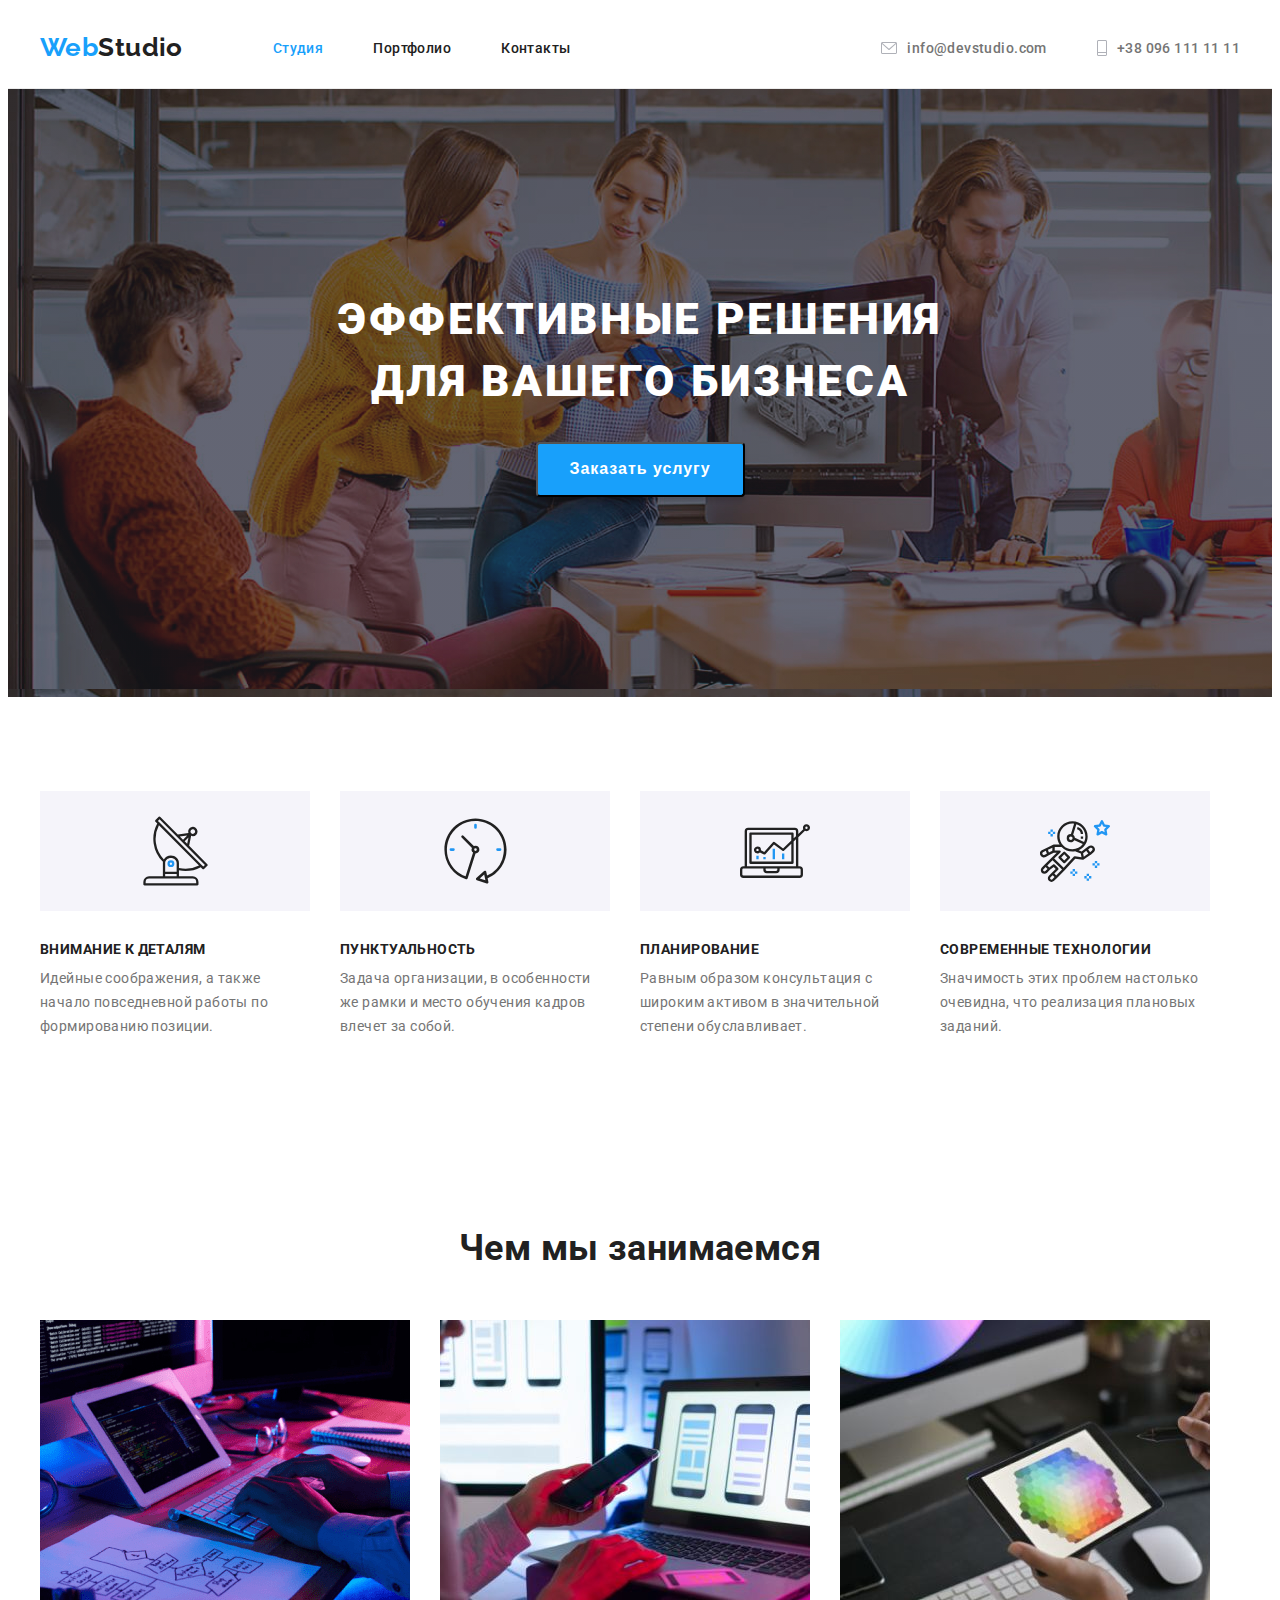
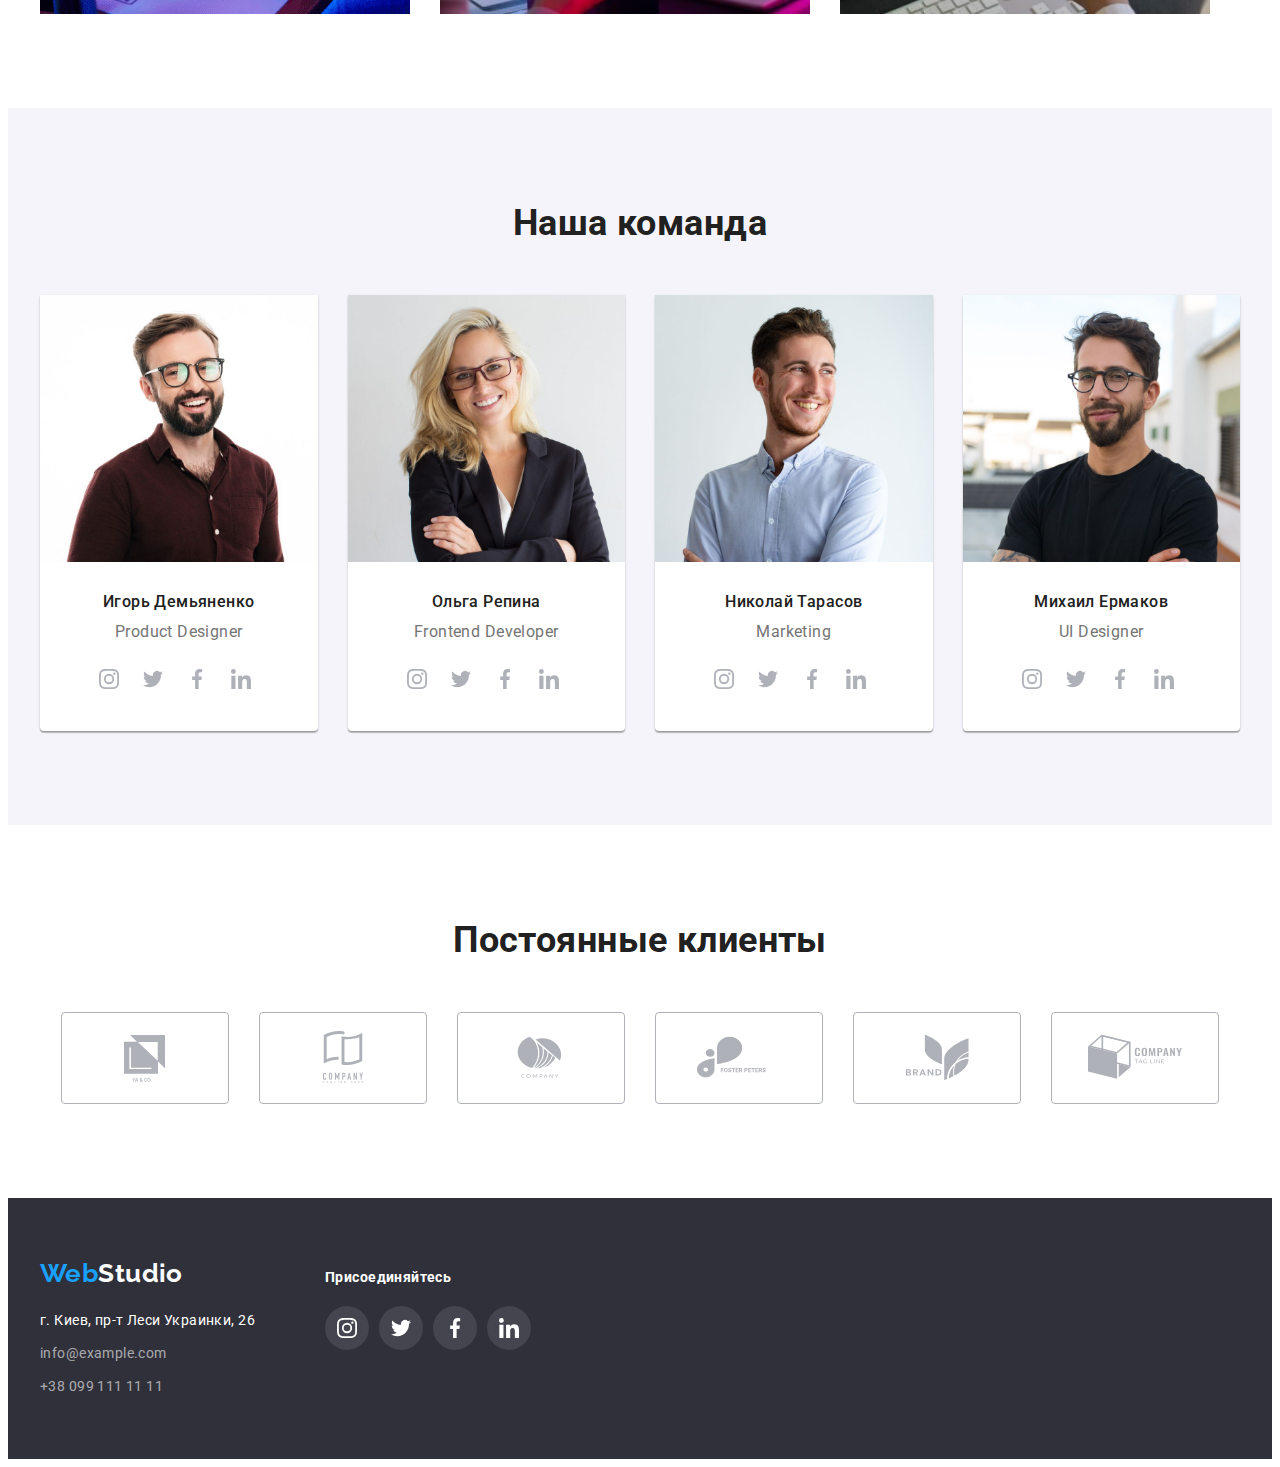
<file: index.html>
<!DOCTYPE html>
<html lang="en">
  <head>
    <meta charset="UTF-8" />
    <meta http-equiv="X-UA-Compatible" content="IE=edge" />
    <meta name="viewport" content="width=device-width, initial-scale=1.0" />
    <title>Document</title>
    <link rel="preconnect" href="https://fonts.gstatic.com" />
    <link
      rel="stylesheet"
      href="https://cdnjs.cloudflare.com/ajax/libs/modern-normalize/1.0.0/modern-normalize.min.css"
      integrity="sha512-ISS7cAi1PEhQ8jnbJpJZMd29NlhNj4AWYyLOSp2CE/CsHxTCu+r+t0D2yoJudVrd0/8fTVPUVDzY5Tvli75u/g=="
      crossorigin="anonymous"
      referrerpolicy="no-referrer"
    />
    <link
      href="https://fonts.googleapis.com/css2?family=Raleway:wght@700&family=Roboto:wght@400;500;700;900&display=swap"
      rel="stylesheet"
    />
    <link rel="stylesheet" href="./css/styles.css" />
  </head>
  <body>
    <!--Верхняя линия-->
    <header class="header">
      <div class="container flex-container">
        <a href="" class="header-logo link"
          ><span class="header-list-logo-part">Web</span>Studio</a
        >
        <nav class="nav">
          <ul class="nav-list">
            <li class="nav-list-item">
              <a href="./index.html" class="nav-list-link current link"
                >Студия</a
              >
            </li>
            <li class="nav-list-item">
              <a href="./portfolio.html" class="nav-list-link link"
                >Портфолио</a
              >
            </li>
            <li class="nav-list-item">
              <a href="" class="nav-list-link link">Контакты</a>
            </li>
          </ul>
        </nav>
        <ul class="auth-list">
          <li class="auth-list-item">
            <a href="mailto:info@devstudio.com" class="auth-list-link link">
              <svg class="auth-list-icon mail">
                <use href="./Images/sprite.svg#mail"></use>
              </svg>
              info@devstudio.com</a
            >
          </li>
          <li class="auth-list-item">
            <a href="tel:380961111111" class="auth-list-link link">
              <svg class="auth-list-icon phone">
                <use href="./Images/sprite.svg#phone"></use>
              </svg>
              +38 096 111 11 11</a
            >
          </li>
        </ul>
      </div>
    </header>
    <!-- Main  part -->
    <main>
      <!--Шапка/Герой-->
      <section class="hero">
        <div class="container">
          <h1 class="hero-title">
            Эффективные решения <br />для вашего бизнеса
          </h1>
          <button type="button" class="hero-button">Заказать услугу</button>
        </div>
      </section>
      <!--Особенности-->
      <section class="section">
        <h2 class="title-hide">Наши особенности</h2>

        <div class="container">
          <ul class="features-list">
            <li class="features-list-item">
              <div class="icon">
                <svg class="button-icon features1">
                  <use href="./Images/sprite.svg#features1"></use>
                </svg>
              </div>
              <h3 class="features-list-title">Внимание к деталям</h3>
              <p class="features-list-text">
                Идейные соображения, а также начало повседневной работы по
                формированию позиции.
              </p>
            </li>
            <li class="features-list-item">
              <div class="icon">
                <svg class="button-icon features2">
                  <use href="./Images/sprite.svg#features2"></use>
                </svg>
              </div>
              <h3 class="features-list-title">Пунктуальность</h3>
              <p class="features-list-text">
                Задача организации, в особенности же рамки и место обучения
                кадров влечет за собой.
              </p>
            </li>
            <li class="features-list-item">
              <div class="icon">
                <svg class="button-icon features3">
                  <use href="./Images/sprite.svg#features3"></use>
                </svg>
              </div>
              <h3 class="features-list-title">Планирование</h3>
              <p class="features-list-text">
                Равным образом консультация с широким активом в значительной
                степени обуславливает.
              </p>
            </li>
            <li class="features-list-item">
              <div class="icon">
                <svg class="button-icon features4">
                  <use href="./Images/sprite.svg#features4"></use>
                </svg>
              </div>
              <h3 class="features-list-title">Современные технологии</h3>
              <p class="features-list-text">
                Значимость этих проблем настолько очевидна, что реализация
                плановых заданий.
              </p>
            </li>
          </ul>
        </div>
      </section>
      <!--Чем мы занимаемся-->
      <section class="section">
        <div class="container">
          <h2 class="section-title">Чем мы занимаемся</h2>
          <ul class="wwd-list">
            <li class="wwd-list-item">
              <img
                src="./Images/What-we-do.1.jpg"
                width="370"
                alt="Писание код"
                class="wwd-list-img"
              />
            </li>
            <li class="wwd-list-item">
              <img
                src="./Images/What-we-do.2.jpg"
                width="370"
                alt="Портирование"
                class="wwd-list-img"
              />
            </li>
            <li class="wwd-list-item">
              <img
                src="./Images/What-we-do.3.jpg"
                width="370"
                alt="Цветовое оформление"
                class="wwd-list-img"
              />
            </li>
          </ul>
        </div>
      </section>
      <!--Наша команда-->
      <section class="section team">
        <div class="container">
          <h2 class="section-title">Наша команда</h2>
          <ul class="our-team">
            <li class="our-team-item">
              <img
                src="./Images/Worker1.jpg"
                alt="Фото Игоря Демьяненко"
                width="270"
                class="our-team-photo"
              />
              <div class="team-box">
                <h3 class="our-team-title">Игорь Демьяненко</h3>
                <p class="our-team-text">Product Designer</p>

                <div class="icon-list">
                  <a class="button our-team">
                    <svg class="button-icon">
                      <use href="./Images/sprite.svg#instagram"></use>
                    </svg>
                  </a>
                  <a class="button our-team">
                    <svg class="button-icon">
                      <use href="./Images/sprite.svg#twitter"></use>
                    </svg>
                  </a>
                  <a class="button our-team">
                    <svg class="button-icon">
                      <use href="./Images/sprite.svg#facebook"></use>
                    </svg>
                  </a>
                  <a class="button our-team">
                    <svg class="button-icon">
                      <use href="./Images/sprite.svg#in"></use>
                    </svg>
                  </a>
                </div>
              </div>
            </li>
            <li class="our-team-item">
              <img
                src="./Images/Worker2.jpg"
                alt="Фото Ольги Репиной"
                width="270"
                class="our-team-photo"
              />
              <div class="team-box">
                <h3 class="our-team-title">Ольга Репина</h3>
                <p class="our-team-text">Frontend Developer</p>

                <div class="icon-list">
                  <a class="button our-team">
                    <svg class="button-icon">
                      <use href="./Images/sprite.svg#instagram"></use>
                    </svg>
                  </a>
                  <a class="button our-team">
                    <svg class="button-icon">
                      <use href="./Images/sprite.svg#twitter"></use>
                    </svg>
                  </a>
                  <a class="button our-team">
                    <svg class="button-icon">
                      <use href="./Images/sprite.svg#facebook"></use>
                    </svg>
                  </a>
                  <a class="button our-team">
                    <svg class="button-icon">
                      <use href="./Images/sprite.svg#in"></use>
                    </svg>
                  </a>
                </div>
              </div>
            </li>
            <li class="our-team-item">
              <img
                src="./Images/Worker3.jpg"
                alt="Фото Николая Тарасова"
                width="270"
                class="our-team-photo"
              />
              <div class="team-box">
                <h3 class="our-team-title">Николай Тарасов</h3>
                <p class="our-team-text">Marketing</p>

                <div class="icon-list">
                  <a class="button our-team">
                    <svg class="button-icon">
                      <use href="./Images/sprite.svg#instagram"></use>
                    </svg>
                  </a>
                  <a class="button our-team">
                    <svg class="button-icon">
                      <use href="./Images/sprite.svg#twitter"></use>
                    </svg>
                  </a>
                  <a class="button our-team">
                    <svg class="button-icon">
                      <use href="./Images/sprite.svg#facebook"></use>
                    </svg>
                  </a>
                  <a class="button our-team">
                    <svg class="button-icon">
                      <use href="./Images/sprite.svg#in"></use>
                    </svg>
                  </a>
                </div>
              </div>
            </li>
            <li class="our-team-item">
              <img
                src="./Images/Worker4.jpg"
                alt="Фото Михаила Ермакова"
                width="270"
                class="our-team-photo"
              />
              <div class="team-box">
                <h3 class="our-team-title">Михаил Ермаков</h3>
                <p class="our-team-text">UI Designer</p>

                <div class="icon-list">
                  <a class="button our-team">
                    <svg class="button-icon">
                      <use href="./Images/sprite.svg#instagram"></use>
                    </svg>
                  </a>
                  <a class="button our-team">
                    <svg class="button-icon">
                      <use href="./Images/sprite.svg#twitter"></use>
                    </svg>
                  </a>
                  <a class="button our-team">
                    <svg class="button-icon">
                      <use href="./Images/sprite.svg#facebook"></use>
                    </svg>
                  </a>
                  <a class="button our-team">
                    <svg class="button-icon">
                      <use href="./Images/sprite.svg#in"></use>
                    </svg>
                  </a>
                </div>
              </div>
            </li>
          </ul>
        </div>
      </section>
      <!-- Клиенты -->
      <section class="section">
        <div class="container">
          <h2 class="section-title">Постоянные клиенты</h2>
          <ul class="our-сlients">
            <li class="our-clients-item">
              <svg class="button-icon client">
                <use href="./Images/sprite.svg#client1"></use>
              </svg>
            </li>
            <li class="our-clients-item">
              <svg class="button-icon client">
                <use href="./Images/sprite.svg#client2"></use>
              </svg>
            </li>
            <li class="our-clients-item">
              <svg class="button-icon client">
                <use href="./Images/sprite.svg#client3"></use>
              </svg>
            </li>
            <li class="our-clients-item">
              <svg class="button-icon client">
                <use href="./Images/sprite.svg#client4"></use>
              </svg>
            </li>
            <li class="our-clients-item">
              <svg class="button-icon client">
                <use href="./Images/sprite.svg#client5"></use>
              </svg>
            </li>
            <li class="our-clients-item">
              <svg class="button-icon client">
                <use href="./Images/sprite.svg#client6"></use>
              </svg>
            </li>
          </ul>
        </div>
      </section>
    </main>
    <!--Подвал-->
    <footer class="footer">
      <div class="container footer-c">
        <div class="address-container">
          <a href="" class="footer-logo"
            ><span class="footer-logo-part">Web</span>Studio
          </a>
          <address class="address">
            <ul class="address-list">
              <li class="address-list-item">
                <p class="address-list-text">г. Киев, пр-т Леси Украинки, 26</p>
              </li>
              <li class="address-list-item">
                <a href="mailto:info@example.com" class="address-list-link link"
                  >info@example.com</a
                >
              </li>
              <li class="address-list-item">
                <a href="tel:380991111111" class="address-list-link link"
                  >+38 099 111 11 11</a
                >
              </li>
            </ul>
          </address>
        </div>
        <div class="icon-container">
          <h3 class="icon-list-title">Присоединяйтесь</h3>
          <ul class="icon-list footer-i">
            <li class="icon-list-item">
              <svg class="button-icon">
                <use href="./Images/sprite.svg#instagram"></use>
              </svg>
            </li>
            <li class="icon-list-item">
              <svg class="button-icon">
                <use href="./Images/sprite.svg#twitter"></use>
              </svg>
            </li>
            <li class="icon-list-item">
              <svg class="button-icon">
                <use href="./Images/sprite.svg#facebook"></use>
              </svg>
            </li>
            <li class="icon-list-item">
              <svg class="button-icon">
                <use href="./Images/sprite.svg#in"></use>
              </svg>
            </li>
          </ul>
        </div>
      </div>
    </footer>
  </body>
</html>
</file>
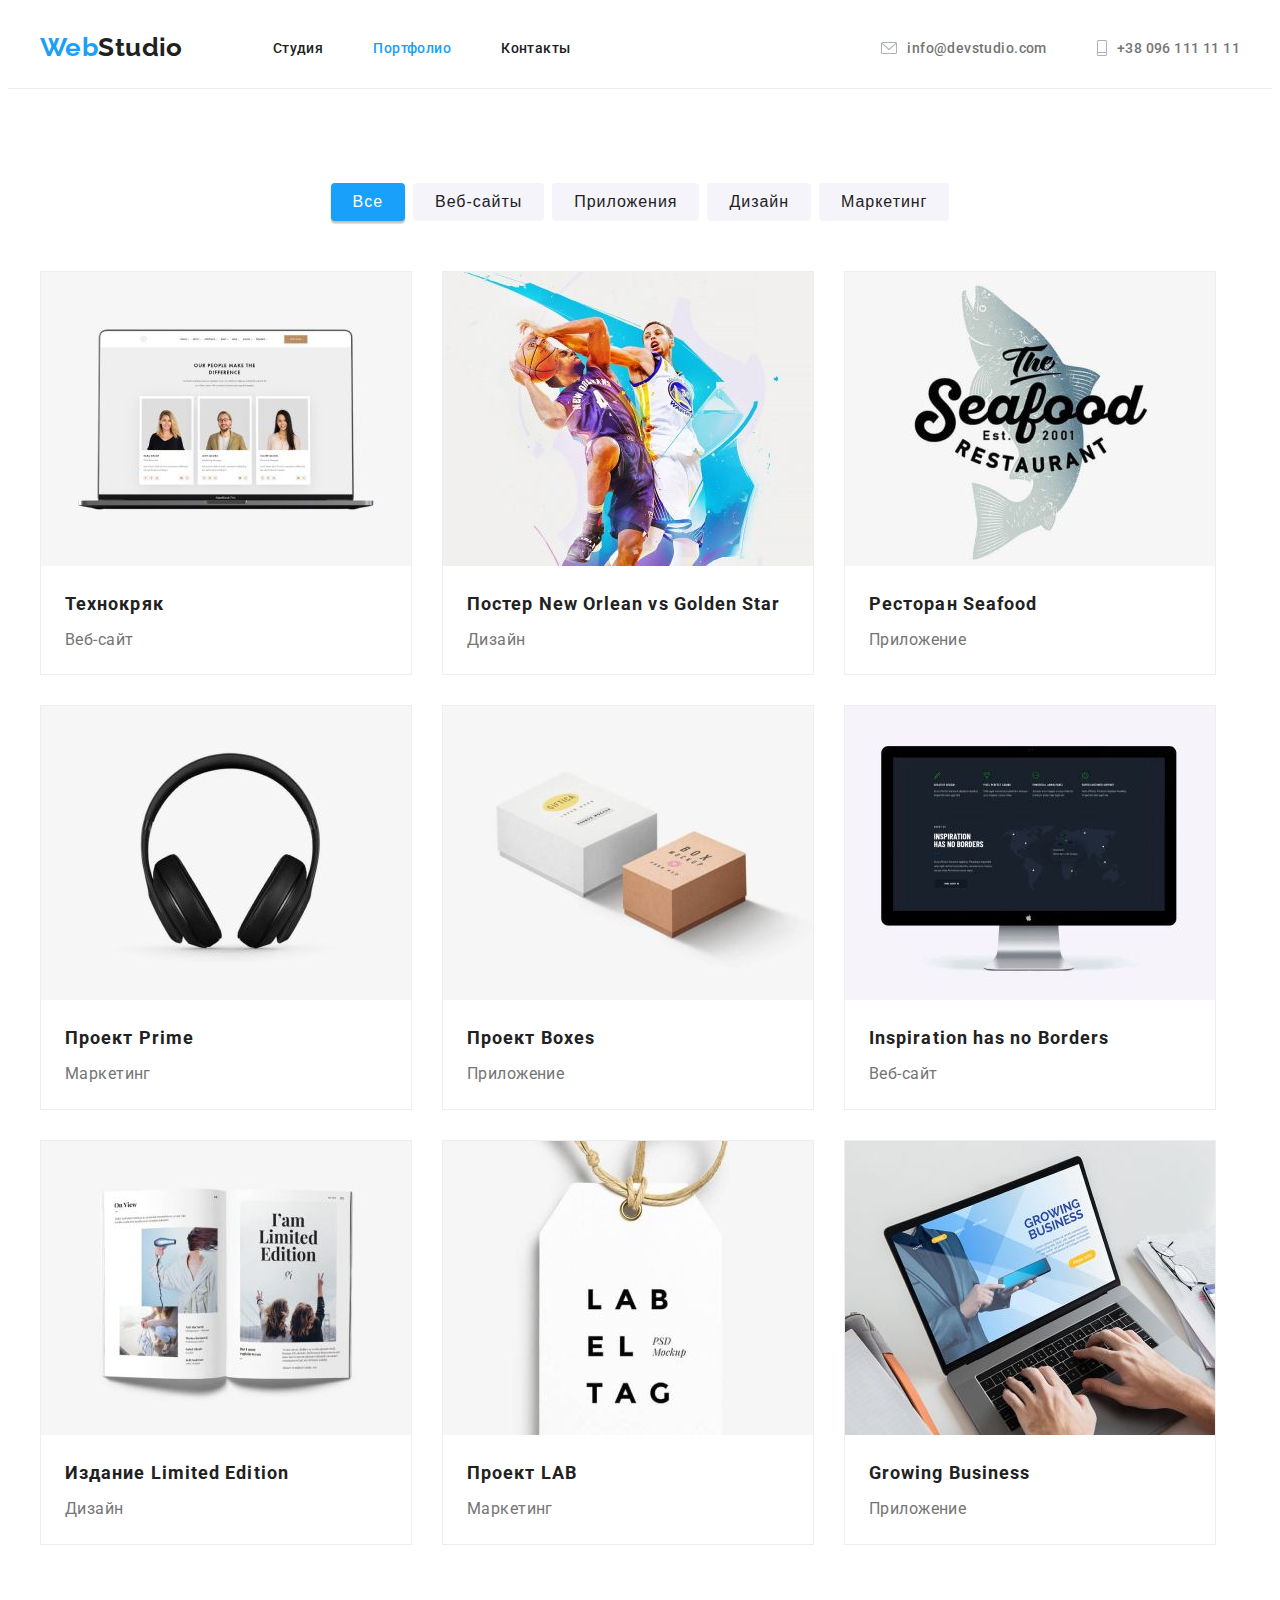
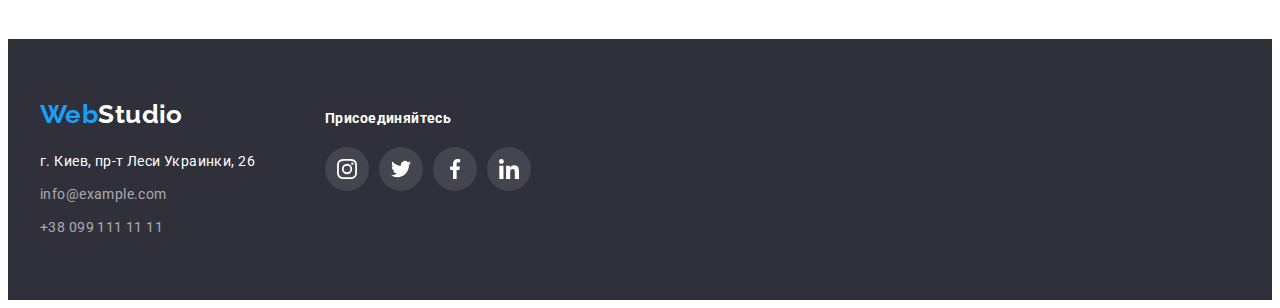
<file: portfolio.html>
<!DOCTYPE html>
<html lang="en">
  <head>
    <meta charset="UTF-8" />
    <meta http-equiv="X-UA-Compatible" content="IE=edge" />
    <meta name="viewport" content="width=device-width, initial-scale=1.0" />
    <title>Document</title>
    <link rel="preconnect" href="https://fonts.gstatic.com" />
    <link
      href="https://fonts.googleapis.com/css2?family=Raleway:wght@700&family=Roboto:wght@400;500;700;900&display=swap"
      rel="stylesheet"
    />
    <link rel="stylesheet" href="./css/styles.css" />
  </head>
  <body>
    <!--Верхняя линия-->
    <header class="header">
      <div class="container flex-container">
        <a href="" class="header-logo link"
          ><span class="header-list-logo-part">Web</span>Studio</a
        >
        <nav class="nav">
          <ul class="nav-list">
            <li class="nav-list-item">
              <a href="./index.html" class="nav-list-link link">Студия</a>
            </li>
            <li class="nav-list-item">
              <a href="./portfolio.html" class="nav-list-link current link"
                >Портфолио</a
              >
            </li>
            <li class="nav-list-item">
              <a href="" class="nav-list-link link">Контакты</a>
            </li>
          </ul>
        </nav>
        <ul class="auth-list">
          <li class="auth-list-item">
            <a href="mailto:info@devstudio.com" class="auth-list-link link">
              <svg class="auth-list-icon mail">
                <use href="./Images/sprite.svg#mail"></use>
              </svg>
              info@devstudio.com</a
            >
          </li>
          <li class="auth-list-item">
            <a href="tel:380961111111" class="auth-list-link link">
              <svg class="auth-list-icon phone">
                <use href="./Images/sprite.svg#phone"></use>
              </svg>
              +38 096 111 11 11</a
            >
          </li>
        </ul>
      </div>
    </header>
    <!-- Main  part -->
    <main>
      <!-- Фильтр -->
      <section class="section">
        <h1 class="title-hide">Портфолио</h1>
        <div class="container">
          <ul class="filter-list">
            <li class="filter-list-item">
              <button type="button" class="filter-list-button current">
                Все
              </button>
            </li>
            <li class="filter-list-item">
              <button type="button" class="filter-list-button">
                Веб-сайты
              </button>
            </li>
            <li class="filter-list-item">
              <button type="button" class="filter-list-button">
                Приложения
              </button>
            </li>
            <li class="filter-list-item">
              <button type="button" class="filter-list-button">Дизайн</button>
            </li>
            <li class="filter-list-item">
              <button type="button" class="filter-list-button">
                Маркетинг
              </button>
            </li>
          </ul>
          <!-- Проекты -->
          <ul class="project-list">
            <li class="project-list-item">
              <a class="project-list-link"
                ><img
                  src="./Images/portfolio1.jpg"
                  alt="View Tekhnokryak"
                  width="370"
                />
                <div class="project-box">
                  <h2 class="project-list-title">Технокряк</h2>
                  <p class="project-list-text">Веб-сайт</p>
                </div>
              </a>
            </li>
            <li class="project-list-item">
              <a class="project-list-link"
                ><img
                  src="./Images/portfolio2.jpg"
                  alt="View New Orlean vs Golden Star"
                  width="370"
                />
                <div class="project-box">
                  <h2 class="project-list-title">
                    Постер New Orlean vs Golden Star
                  </h2>
                  <p class="project-list-text">Дизайн</p>
                </div>
              </a>
            </li>
            <li class="project-list-item">
              <a class="project-list-link"
                ><img
                  src="./Images/portfolio3.jpg"
                  alt="View Restaurant Seafood"
                  width="370"
                />
                <div class="project-box">
                  <h2 class="project-list-title">Ресторан Seafood</h2>
                  <p class="project-list-text">Приложение</p>
                </div>
              </a>
            </li>
            <li class="project-list-item">
              <a class="project-list-link"
                ><img
                  src="./Images/portfolio4.jpg"
                  alt="View Project Prime"
                  width="370"
                />
                <div class="project-box">
                  <h2 class="project-list-title">Проект Prime</h2>
                  <p class="project-list-text">Маркетинг</p>
                </div>
              </a>
            </li>
            <li class="project-list-item">
              <a class="project-list-link"
                ><img
                  src="./Images/portfolio5.jpg"
                  alt="View Project Boxes"
                  width="370"
                />
                <div class="project-box">
                  <h2 class="project-list-title">Проект Boxes</h2>
                  <p class="project-list-text">Приложение</p>
                </div>
              </a>
            </li>
            <li class="project-list-item">
              <a class="project-list-link"
                ><img
                  src="./Images/portfolio6.jpg"
                  alt="View Inspiration has no Borders"
                  width="370"
                />
                <div class="project-box">
                  <h2 class="project-list-title">Inspiration has no Borders</h2>
                  <p class="project-list-text">Веб-сайт</p>
                </div>
              </a>
            </li>
            <li class="project-list-item">
              <a class="project-list-link"
                ><img
                  src="./Images/portfolio7.jpg"
                  alt="View Izdanie Limited Edition"
                  width="370"
                />
                <div class="project-box">
                  <h2 class="project-list-title">Издание Limited Edition</h2>
                  <p class="project-list-text">Дизайн</p>
                </div>
              </a>
            </li>
            <li class="project-list-item">
              <a class="project-list-link"
                ><img
                  src="./Images/portfolio8.jpg"
                  alt="View Project LAB"
                  width="370"
                />
                <div class="project-box">
                  <h2 class="project-list-title">Проект LAB</h2>
                  <p class="project-list-text">Маркетинг</p>
                </div>
              </a>
            </li>
            <li class="project-list-item">
              <a class="project-list-link"
                ><img
                  src="./Images/portfolio9.jpg"
                  alt="View Growing Business"
                  width="370"
                />
                <div class="project-box">
                  <h2 class="project-list-title">Growing Business</h2>
                  <p class="project-list-text">Приложение</p>
                </div>
              </a>
            </li>
          </ul>
        </div>
      </section>
    </main>
    <!--Подвал-->
    <footer class="footer">
      <div class="container footer-c">
        <div class="address-container">
          <a href="" class="footer-logo"
            ><span class="footer-logo-part">Web</span>Studio
          </a>
          <address class="address">
            <ul class="address-list">
              <li class="address-list-item">
                <p class="address-list-text">г. Киев, пр-т Леси Украинки, 26</p>
              </li>
              <li class="address-list-item">
                <a href="mailto:info@example.com" class="address-list-link link"
                  >info@example.com</a
                >
              </li>
              <li class="address-list-item">
                <a href="tel:380991111111" class="address-list-link link"
                  >+38 099 111 11 11</a
                >
              </li>
            </ul>
          </address>
        </div>
        <div class="icon-container">
          <h3 class="icon-list-title">Присоединяйтесь</h3>
          <ul class="icon-list footer-i">
            <li class="icon-list-item">
              <svg class="button-icon">
                <use href="./Images/sprite.svg#instagram"></use>
              </svg>
            </li>
            <li class="icon-list-item">
              <svg class="button-icon">
                <use href="./Images/sprite.svg#twitter"></use>
              </svg>
            </li>
            <li class="icon-list-item">
              <svg class="button-icon">
                <use href="./Images/sprite.svg#facebook"></use>
              </svg>
            </li>
            <li class="icon-list-item">
              <svg class="button-icon">
                <use href="./Images/sprite.svg#in"></use>
              </svg>
            </li>
          </ul>
        </div>
      </div>
    </footer>
  </body>
</html>
</file>
<file: css/styles.css>
/* Основной цвет при наведении на ссылку/кнопку #2196F3 */
/* Основной цвет текста навигации и заголовков #212121 */
/* Цвет на текста героя+нижний лого #FFFFFF */
/* Цвет обычного текста в секции #757575 */
/* Основной цвет заднего фона #FFFFFF */
/* Цвет заднего фона Hero#2F303A */

:root {
  --primary-text-color: #212121;
  --secondary-text-color: #757575;
  --white-text-color: #ffffff;
  --footer-text-color: rgba(255, 255, 255, 0.6);
  --accent-color: #18a0fb;
  --primary-white-color: #ffffff;
  --secondary-background-color: #2f303a;
  --third-background-color: #f5f4fa;
  --fourth-background-color: #c4c4c4;
  --first-icon-color: #afb1b8;
  --second-icon-color: #212121;
  --third-icon-color: #ffffff;
  --fourth-icon-color: #757575;
}

body {
  font-family: Roboto;
  font-size: 14px;
  line-height: 1.2;
  letter-spacing: 0.03em;
  color: var(--primary-text-color);
  background-color: var(--primary-white-color);
}
li {
  list-style-type: none;
}
h1,
h2,
h3,
h4,
h5,
h6 {
  margin-top: 0;
  margin-bottom: 0;
}
ul,
p {
  margin: 0;
  padding: 0;
}

img {
  display: block;
  width: 100%;
  height: auto;
}
.title-hide {
  display: none;
}
.button {
  display: flex;

  padding: 0;
  border: none;
}

.button-icon,
.auth-list-icon {
  fill: var(--first-icon-color);
}

.button-icon:hover,
.auth-list-icon:hover {
  fill: var(--accent-color);
  cursor: pointer;
}

/* Header */
.container {
  width: 1200px;
  margin-left: auto;
  margin-right: auto;
  padding-left: 15px;
  padding-right: 15px;
}

.flex-container {
  display: flex;
  align-items: center;
  justify-content: center;
}

.section {
  padding-top: 94px;
  padding-bottom: 94px;
}
/* Logo */

.header {
  height: 80px;
  border-bottom: 1px solid #ececec;
  display: flex;
}
.header-list-logo-part,
.footer-logo-part {
  color: var(--accent-color);
}
.header-logo {
  margin-right: 90px;

  text-decoration: none;
  font-family: Raleway;
  font-weight: bold;
  font-size: 26px;
  color: var(--primary-text-color);
}

.header-logo:focus,
.header-logo:hover {
  color: var(--accent-color);
}

.footer-logo:focus,
.footer-logo:hover {
  color: var(--accent-color);
}

.link {
  text-decoration: none;
}

.nav-list {
  display: flex;
}
.nav-list-item:not(:last-child),
.auth-list-item:not(:last-child) {
  margin-right: 50px;
}

.nav-list-link {
  font-weight: 500;
  color: var(--primary-text-color);
  padding-top: 20px;
  padding-bottom: 20px;
}
.nav-list-link:focus,
.nav-list-link:hover {
  color: var(--accent-color);
}

.current {
  font-weight: 500;
  color: var(--accent-color);
}

.auth-list {
  display: flex;
  margin-left: auto;
}

.auth-list-item {
  display: flex;
  align-items: center;
}

.mail {
  width: 16px;
  height: 12px;

  margin-right: 10px;
}

.phone {
  width: 10px;
  height: 16px;

  margin-right: 10px;
}

.auth-list-link {
  font-weight: 500;
  color: var(--secondary-text-color);
  display: flex;
  align-items: center;

  padding-top: 20px;
  padding-bottom: 20px;
}

.auth-list-link:focus,
.auth-list-link:hover {
  color: var(--accent-color);
}

.auth-list-link:hover .auth-list-icon {
  fill: var(--accent-color);
}

/* Hero */

.hero {
  max-width: 1600px;
  background-color: var(--fourth-background-color);
  padding-top: 200px;
  padding-bottom: 200px;
  margin-right: auto;
  margin-left: auto;

  background-image: linear-gradient(
      to right,
      rgba(47, 48, 58, 0.4),
      rgba(47, 48, 58, 0.4)
    ),
    url(../Images/hero-background.jpg);
}

.hero-title {
  text-align: center;
  font-weight: 900;
  font-size: 44px;
  line-height: 1.4;
  letter-spacing: 0.06em;
  text-transform: uppercase;
  color: var(--white-text-color);
}
.hero-button {
  display: flex;
  margin-top: 30px;
  margin-left: auto;
  margin-right: auto;
  padding: 10px 32px;

  cursor: pointer;
  font-weight: bold;
  font-size: 16px;
  line-height: 1.9;
  letter-spacing: 0.06em;
  color: var(--white-text-color);
  text-align: center;
  background: var(--accent-color);
  box-shadow: 0px 4px 4px rgba(0, 0, 0, 0.15);
  border-radius: 4px;
}

/* Features */
.features-section {
  padding-top: 94px;
  padding-bottom: 94px;
}

.features-list {
  display: flex;
}

.features-list-item {
  width: 270px;
  margin-right: 30px;
}

.features-list-item > .icon {
  display: flex;
  align-items: center;
  justify-content: center;
  padding-top: 25px;
  padding-bottom: 25px;
  margin-bottom: 30px;

  background-color: var(--third-background-color);
}

.features1 {
  fill: var(--second-icon-color);
  width: 65px;
  height: 70px;
}
.features2 {
  fill: var(--second-icon-color);
  width: 65px;
  height: 70px;
}
.features3 {
  fill: var(--second-icon-color);
  width: 70px;
  height: 70px;
}
.features4 {
  fill: var(--second-icon-color);
  width: 70px;
  height: 70px;
}

.features-list-item:last-child {
  margin-right: 0;
}

.features-list-title {
  font-size: 14px;
  font-weight: bold;
  text-transform: uppercase;
  margin-bottom: 10px;
}

.features-list-text {
  line-height: 1.7;
  color: var(--secondary-text-color);
}

/* What we do */
.wwd-section {
  padding-top: 94px;
  padding-bottom: 94px;
}

.wwd-title {
  margin-bottom: 50px;
}
.section-title {
  font-weight: bold;
  font-size: 36px;
  text-align: center;
  margin-bottom: 50px;
}

.wwd-list {
  display: flex;
}
.wwd-list-item:not(:last-child) {
  margin-right: 30px;
}

/* Our Team */
.team {
  background-color: var(--third-background-color);
}

.our-team {
  display: flex;
}
.our-team-item {
  background-color: #ffffff;
  box-shadow: 0px 1px 3px rgba(0, 0, 0, 0.12), 0px 1px 1px rgba(0, 0, 0, 0.14),
    0px 2px 1px rgba(0, 0, 0, 0.2);
  border-radius: 0px 0px 4px 4px;
}

.our-team-item:not(:last-child) {
  margin-right: 30px;
}

.team-box {
  padding-top: 30px;
  padding-bottom: 30px;
}

.icon-list {
  display: flex;
  width: 270px;
  justify-content: center;
}
.icon-list svg {
  width: 44px;
  height: 44px;
  background-color: var(--third-icon-color);
}

.icon-list svg:hover {
  border-radius: 50%;
  fill: var(--third-icon-color);
  background-color: var(--accent-color);
}

.button.our-team {
  border-radius: 50%;
}

.our-team-title {
  font-weight: 500;
  font-size: 16px;
  text-align: center;
  margin-bottom: 10px;
}
.our-team-text {
  font-size: 16px;
  color: var(--secondary-text-color);
  text-align: center;

  margin-bottom: 16px;
}

/* Our Clients */
.our-сlients {
  display: flex;
  justify-content: center;
}

.our-clients-item {
  padding: 15px 30px;
  margin-right: 30px;
  display: flex;
  border: 1px solid var(--first-icon-color);
  border-radius: 4px;
  cursor: pointer;
}

.our-clients-item:hover {
  border-color: var(--accent-color);
}
.our-clients-item:hover .button-icon {
  fill: var(--accent-color);
}
.our-clients-item:last-child {
  margin-right: 0;
}

.button-icon.client {
  width: 106px;
  height: 60px;
}

/* Footer */
.footer {
  background-color: var(--secondary-background-color);
  padding-top: 60px;
  padding-bottom: 60px;
}
.footer-c {
  display: flex;
  align-items: baseline;
}
.footer-logo {
  font-family: Raleway;
  font-weight: bold;
  font-size: 26px;
  color: var(--white-text-color);
  text-decoration: none;
}

.address {
  margin-top: 20px;
}

.address-list-item {
  margin-bottom: 9px;
  font-style: normal;
  line-height: 1.7;
  color: var(--white-text-color);
}
.address-list-item:last-child {
  margin-bottom: 0;
}

.icon-container {
  margin-left: 70px;
}

.footer-i svg {
  background-color: rgba(255, 255, 255, 0.1);
  border-radius: 50%;
  fill: var(--third-icon-color);
}
.icon-list.footer-i {
  justify-content: flex-start;
}

.icon-list-title {
  margin-bottom: 20px;
  font-size: 14px;
  color: var(--white-text-color);
}

.icon-list-item {
  display: flex;
}

.icon-list-item:not(:last-child) {
  margin-right: 10px;
}

.address-list-link {
  font-style: normal;
  font-size: 14px;
  line-height: 1.7;
  letter-spacing: 0.03em;
  color: var(--footer-text-color);
}
.address-list-link:focus,
.address-list-link:hover {
  color: var(--accent-color);
}

.footer-list-part-logo.right {
  color: var(--white-text-color);
}
.footer-list-part-logo.right:focus,
.footer-list-part-logo.right:hover {
  color: var(--accent-color);
}

/* PORTFOLIO */
/* Фильтр */
.filter-list {
  justify-content: center;
  display: flex;
  margin-bottom: 50px;
}

.filter-list-item:not(:last-child) {
  margin-right: 8px;
}

.filter-list-button.current {
  cursor: pointer;
  font-weight: 500;
  font-size: 16px;
  line-height: 1.6;
  letter-spacing: 0.06em;
  color: var(--white-text-color);
  text-align: center;
  background: var(--accent-color);

  box-shadow: 0px 3px 1px rgba(0, 0, 0, 0.1), 0px 1px 2px rgba(0, 0, 0, 0.08),
    0px 2px 2px rgba(0, 0, 0, 0.12);
  border-radius: 4px;
  border: transparent;
}
.filter-list-button.current:hover,
.filter-list-button.current:focus {
  color: var(--white-text-color);
}
.filter-list-button {
  padding: 6px 22px;
  cursor: pointer;
  font-weight: 500;
  font-size: 16px;
  line-height: 1.6;
  letter-spacing: 0.06em;
  color: var(--primary-text-color);
  text-align: center;

  background: var(--third-background-color);
  border-radius: 4px;
  border: transparent;
}
.filter-list-button:hover,
.filter-list-button:focus {
  color: var(--white-text-color);
  background: var(--accent-color);

  box-shadow: 0px 3px 1px rgba(0, 0, 0, 0.1), 0px 1px 2px rgba(0, 0, 0, 0.08),
    0px 2px 2px rgba(0, 0, 0, 0.12);
  border-radius: 4px;
}

/* Проекты */
.project-list {
  display: flex;
  flex-wrap: wrap;
  margin: -15px;
}

.project-list-item {
  margin: 15px;

  background: #ffffff;
  border: 1px solid #eeeeee;
  box-sizing: border-box;
}

.project-list-item:hover {
  box-shadow: 0px 1px 1px rgba(0, 0, 0, 0.12), 0px 4px 4px rgba(0, 0, 0, 0.06),
    1px 4px 6px rgba(0, 0, 0, 0.16);
}

.project-list-item:nth-child(3n) {
  margin-right: 0px;
}
.project-list-item:not(:nth-last-child(-n + 3)) {
  margin-bottom: 15px;
}
.project-box {
  padding-top: 20px;
  padding-bottom: 20px;
  padding-left: 24px;
  padding-right: 24px;
}

.project-list-title {
  margin-bottom: 4px;
  font-weight: bold;
  font-size: 18px;
  line-height: 2;
  letter-spacing: 0.06em;
  color: var(--primary-text-color);
}
.project-list-text {
  font-size: 16px;
  line-height: 1.8;
  color: var(--secondary-text-color);
}
</file>
